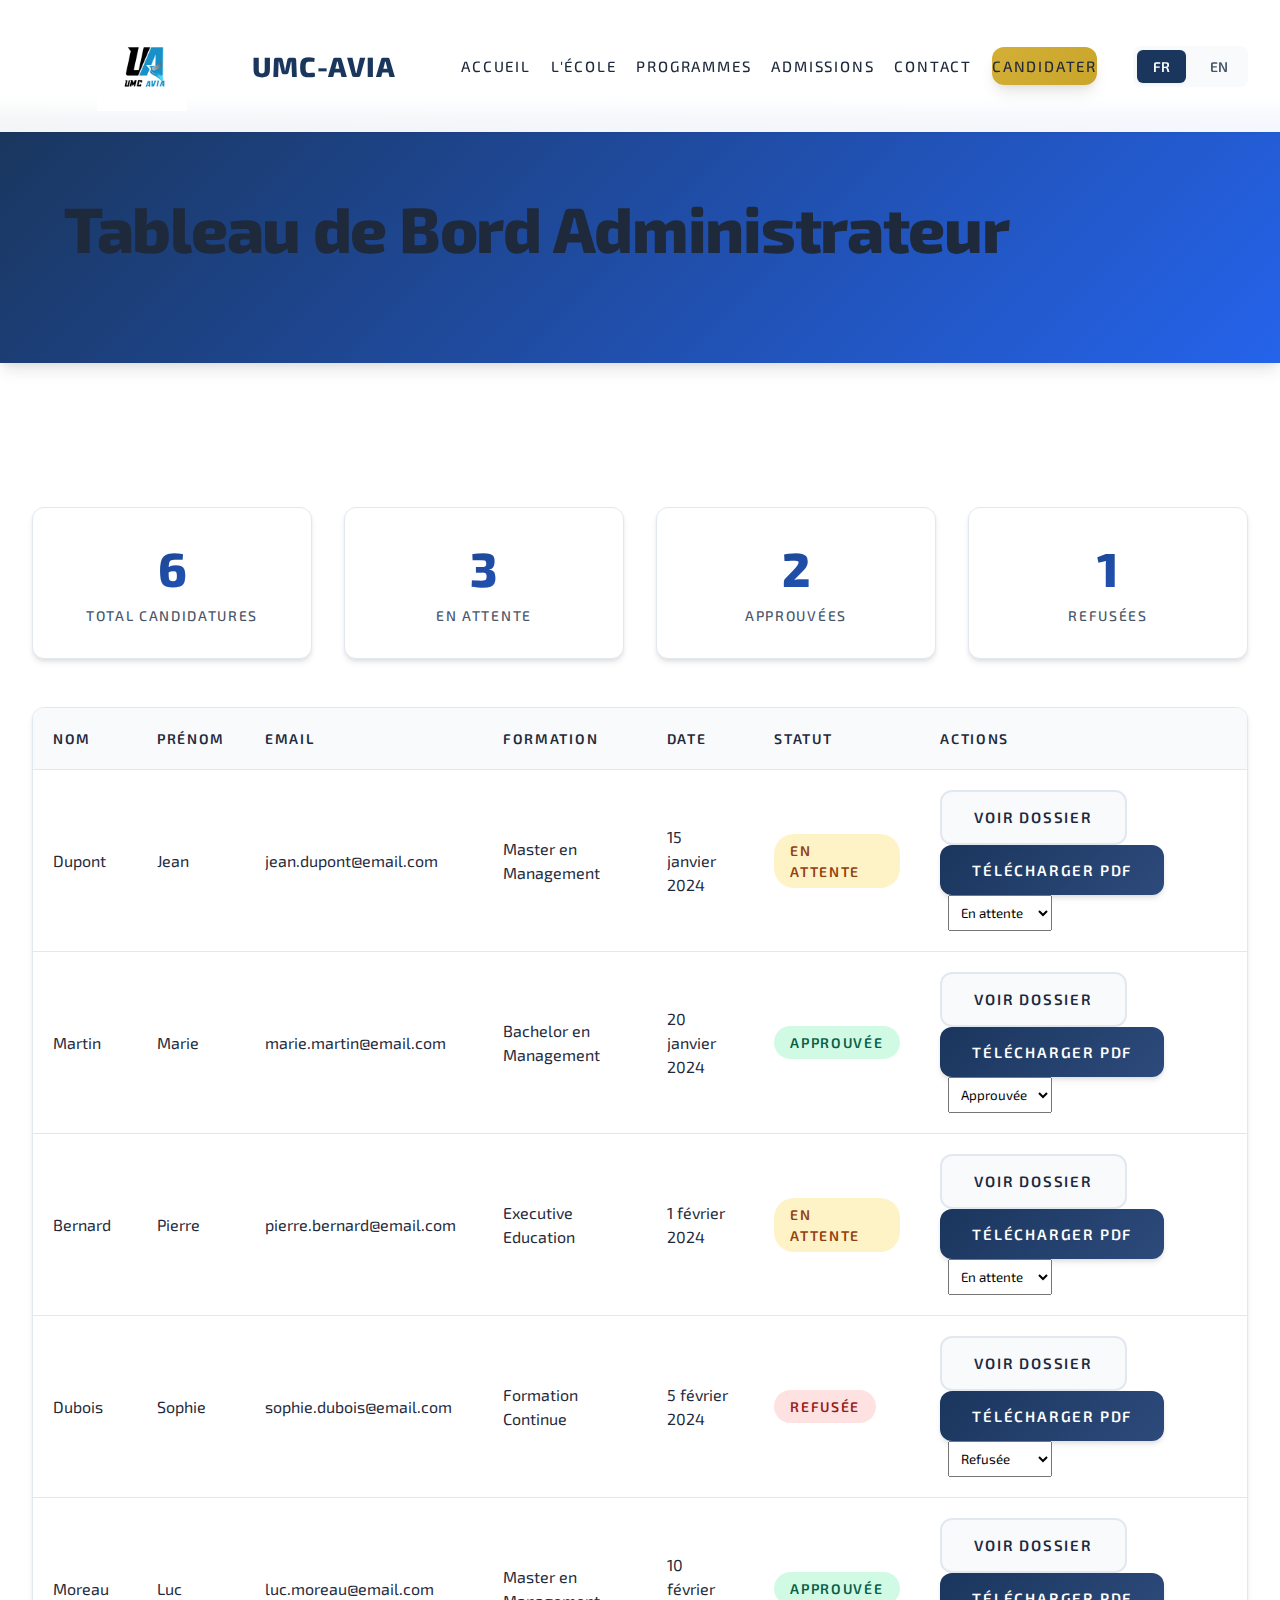
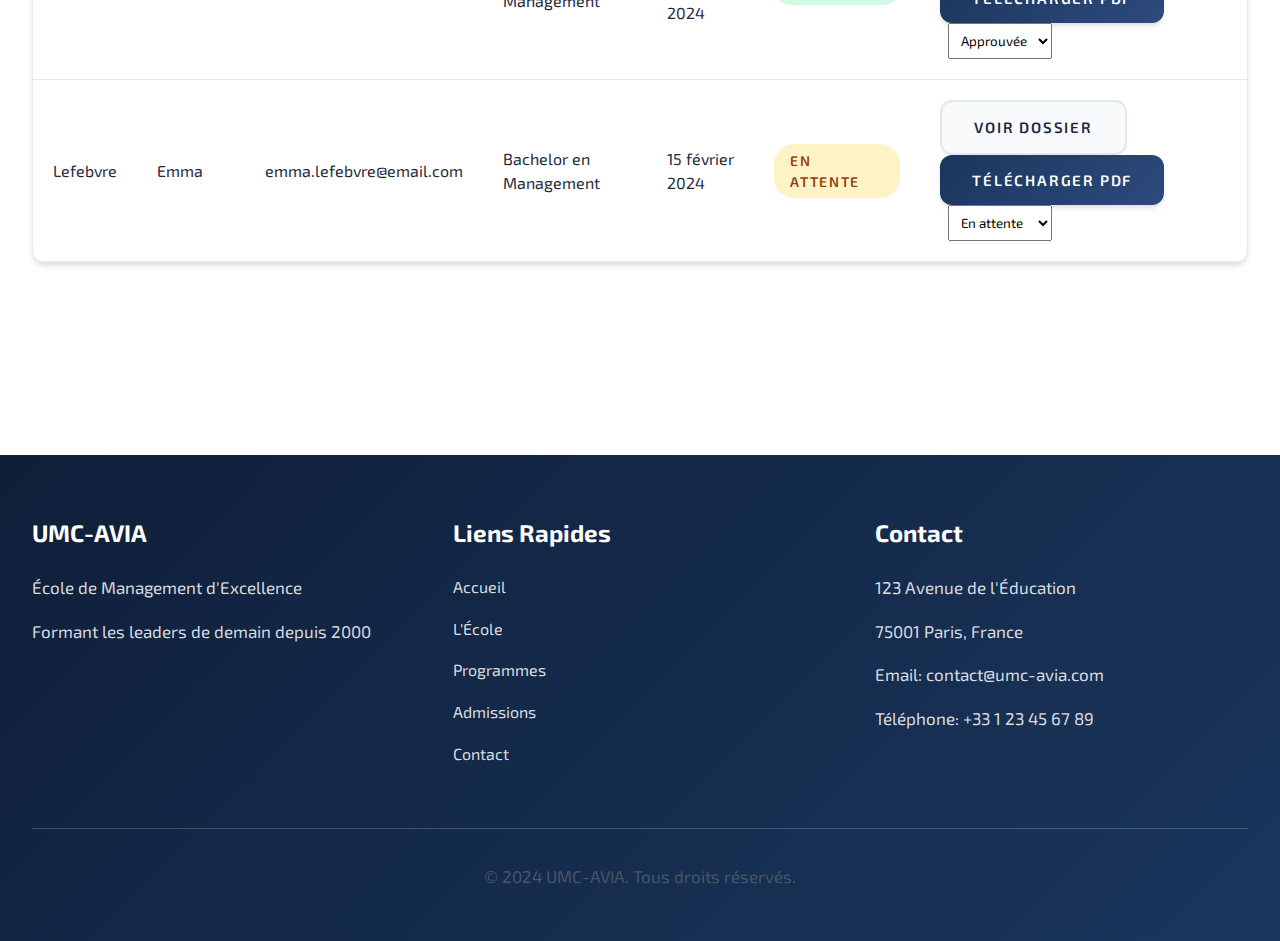
<file: umc-avia/admin.html>
<!DOCTYPE html>
<html lang="fr">
<head>
    <meta charset="UTF-8">
    <meta name="viewport" content="width=device-width, initial-scale=1.0">
    <meta name="description" content="Tableau de bord administrateur UMC-AVIA - Gestion des candidatures">
    <title data-page-title="admin.title">Tableau de Bord - UMC-AVIA</title>
    <link rel="stylesheet" href="style.css">
</head>
<body>
    <a href="#main-content" class="skip-link">Aller au contenu principal</a>
    
    <header>
        <nav>
            <a href="index.html" class="logo">
                <img src="images/umc-avia-logo.png" alt="UMC-AVIA – École d'aviation" class="logo-image">
                <span class="logo-text">UMC-AVIA</span>
            </a>
            <ul class="nav-links">
                <li><a href="index.html" data-translate="nav.home">Accueil</a></li>
                <li><a href="school.html" data-translate="nav.school">L'École</a></li>
                <li><a href="programs.html" data-translate="nav.programs">Programmes</a></li>
                <li><a href="admissions.html" data-translate="nav.admissions">Admissions</a></li>
                <li><a href="contact.html" data-translate="nav.contact">Contact</a></li>
                <li><a href="apply.html" class="cta-button" data-translate="nav.apply">Candidater</a></li>
                <li>
                    <div class="lang-switcher">
                        <button class="lang-btn active" data-lang="fr">FR</button>
                        <button class="lang-btn" data-lang="en">EN</button>
                    </div>
                </li>
            </ul>
            <button class="mobile-menu-toggle" aria-label="Menu">☰</button>
        </nav>
    </header>

    <main id="main-content">
        <div class="admin-header">
            <div class="container">
                <h1 data-translate="admin.h1">Tableau de Bord Administrateur</h1>
            </div>
        </div>

        <section class="section">
            <div class="container">
                <!-- Statistiques -->
                <div class="stats-grid">
                    <div class="stat-card">
                        <div class="number" id="statTotal">0</div>
                        <div class="label" data-translate="admin.stats.total">Total Candidatures</div>
                    </div>
                    <div class="stat-card">
                        <div class="number" id="statPending">0</div>
                        <div class="label" data-translate="admin.stats.pending">En Attente</div>
                    </div>
                    <div class="stat-card">
                        <div class="number" id="statApproved">0</div>
                        <div class="label" data-translate="admin.stats.approved">Approuvées</div>
                    </div>
                    <div class="stat-card">
                        <div class="number" id="statRejected">0</div>
                        <div class="label" data-translate="admin.stats.rejected">Refusées</div>
                    </div>
                </div>

                <!-- Tableau des candidatures -->
                <div class="table-container" style="margin-top: 2rem;">
                    <table>
                        <thead>
                            <tr>
                                <th data-translate="admin.table.name">Nom</th>
                                <th data-translate="admin.table.firstName">Prénom</th>
                                <th data-translate="admin.table.email">Email</th>
                                <th data-translate="admin.table.program">Formation</th>
                                <th data-translate="admin.table.date">Date</th>
                                <th data-translate="admin.table.status">Statut</th>
                                <th data-translate="admin.table.actions">Actions</th>
                            </tr>
                        </thead>
                        <tbody id="applicationsTableBody">
                            <!-- Les candidatures seront chargées dynamiquement -->
                        </tbody>
                    </table>
                </div>
            </div>
        </section>
    </main>

    <footer>
        <div class="footer-content">
            <div class="footer-section">
                <h3>UMC-AVIA</h3>
                <p>École de Management d'Excellence</p>
                <p>Formant les leaders de demain depuis 2000</p>
            </div>
            <div class="footer-section">
                <h3>Liens Rapides</h3>
                <a href="index.html">Accueil</a>
                <a href="school.html">L'École</a>
                <a href="programs.html">Programmes</a>
                <a href="admissions.html">Admissions</a>
                <a href="contact.html">Contact</a>
            </div>
            <div class="footer-section">
                <h3>Contact</h3>
                <p>123 Avenue de l'Éducation</p>
                <p>75001 Paris, France</p>
                <p>Email: contact@umc-avia.com</p>
                <p>Téléphone: +33 1 23 45 67 89</p>
            </div>
        </div>
        <div class="footer-bottom">
            <p>&copy; 2024 UMC-AVIA. Tous droits réservés.</p>
        </div>
    </footer>

    <script src="translations.js"></script>
    <script src="script.js"></script>
    <script src="pdf.js"></script>
    <script src="admin.js"></script>
</body>
</html>
</file>
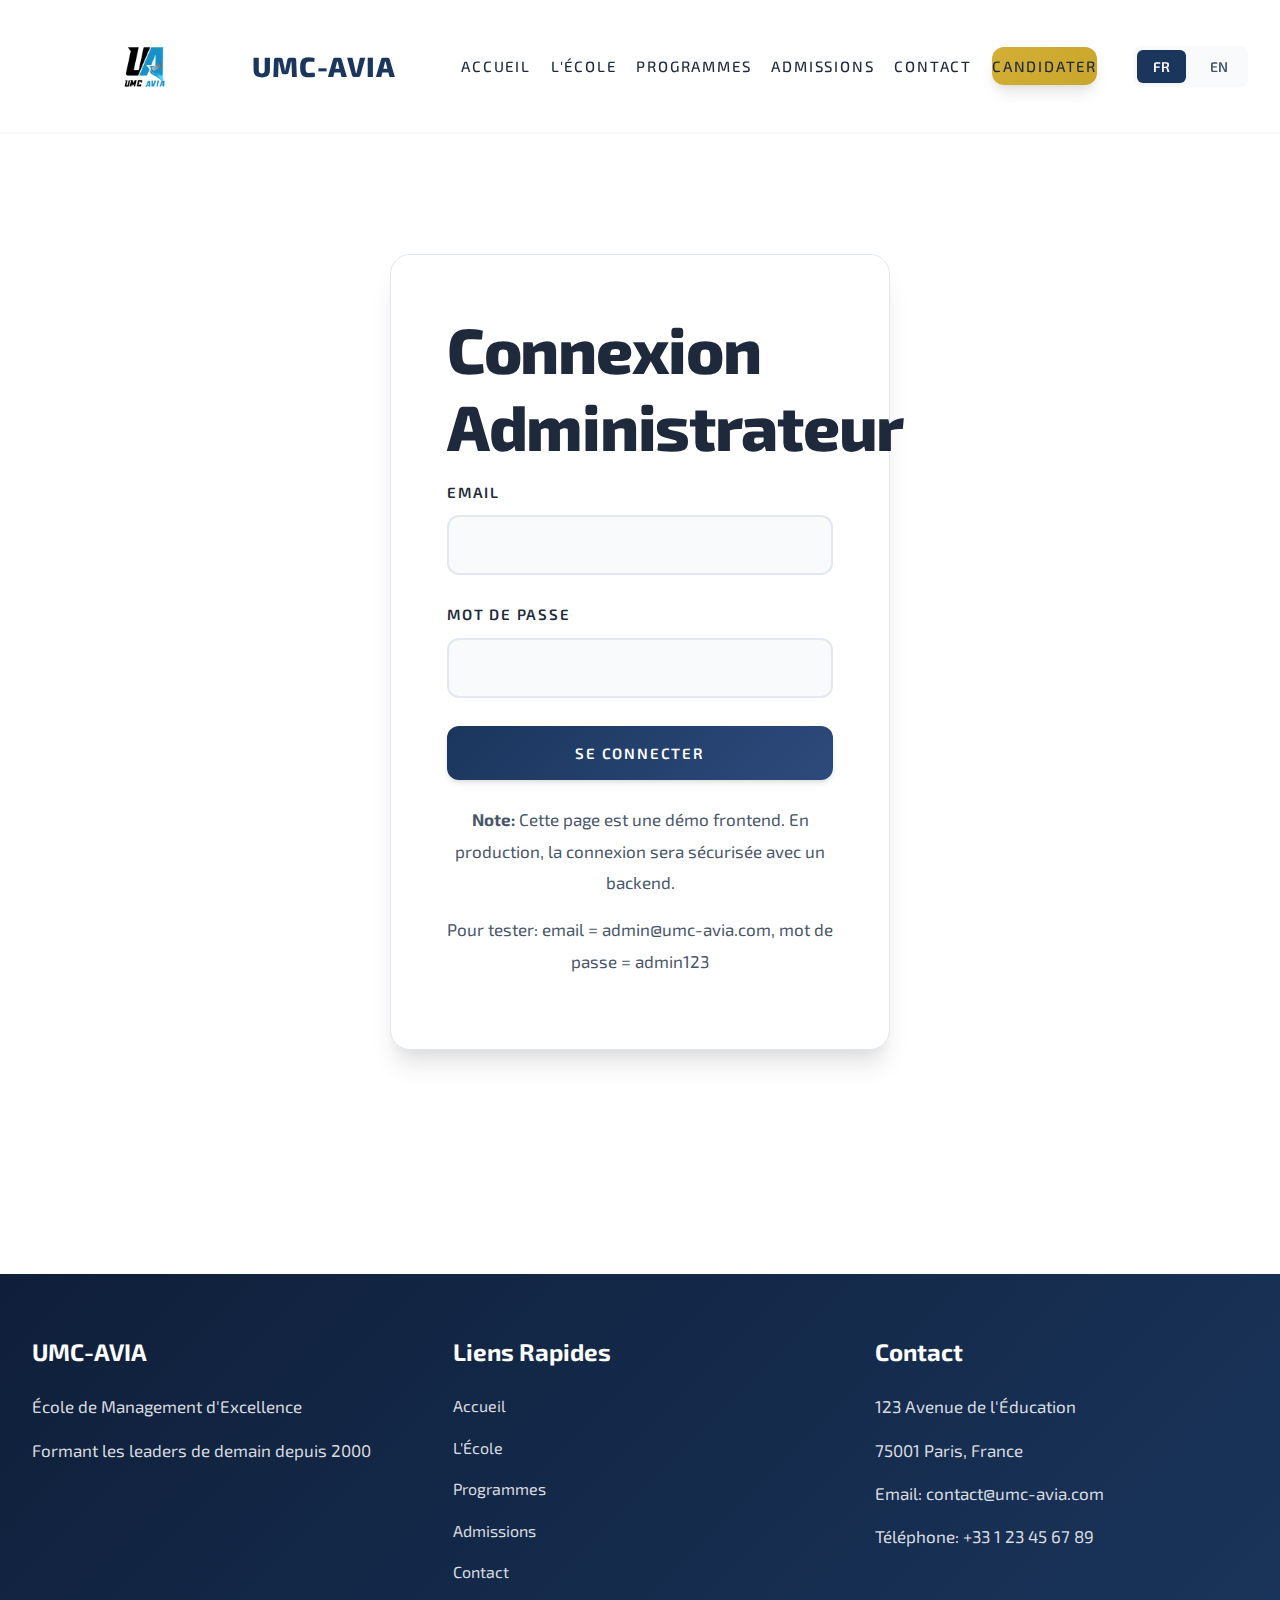
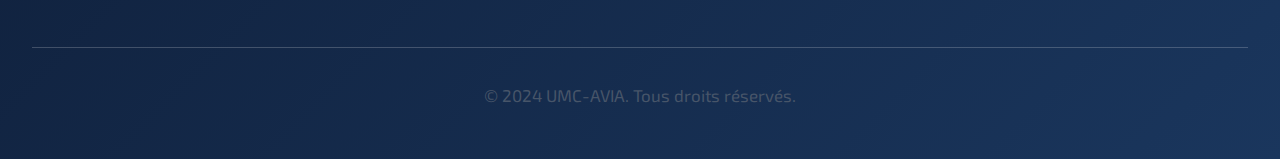
<file: umc-avia/login.html>
<!DOCTYPE html>
<html lang="fr">
<head>
    <meta charset="UTF-8">
    <meta name="viewport" content="width=device-width, initial-scale=1.0">
    <meta name="description" content="Connexion administrateur UMC-AVIA">
    <title data-page-title="login.title">Connexion Admin - UMC-AVIA</title>
    <link rel="stylesheet" href="style.css">
</head>
<body>
    <a href="#main-content" class="skip-link">Aller au contenu principal</a>
    
    <header>
        <nav>
            <a href="index.html" class="logo">
                <img src="images/umc-avia-logo.png" alt="UMC-AVIA – École d'aviation" class="logo-image">
                <span class="logo-text">UMC-AVIA</span>
            </a>
            <ul class="nav-links">
                <li><a href="index.html" data-translate="nav.home">Accueil</a></li>
                <li><a href="school.html" data-translate="nav.school">L'École</a></li>
                <li><a href="programs.html" data-translate="nav.programs">Programmes</a></li>
                <li><a href="admissions.html" data-translate="nav.admissions">Admissions</a></li>
                <li><a href="contact.html" data-translate="nav.contact">Contact</a></li>
                <li><a href="apply.html" class="cta-button" data-translate="nav.apply">Candidater</a></li>
                <li>
                    <div class="lang-switcher">
                        <button class="lang-btn active" data-lang="fr">FR</button>
                        <button class="lang-btn" data-lang="en">EN</button>
                    </div>
                </li>
            </ul>
            <button class="mobile-menu-toggle" aria-label="Menu">☰</button>
        </nav>
    </header>

    <main id="main-content">
        <section class="section">
            <div class="container">
                <div class="form-container" style="max-width: 500px;">
                    <h1 data-translate="login.h1">Connexion Administrateur</h1>
                    <form id="loginForm" onsubmit="handleLogin(event)">
                        <div class="form-group">
                            <label for="loginEmail" data-translate="login.email">Email</label>
                            <input type="email" id="loginEmail" name="email" required autocomplete="email">
                            <span class="error-message"></span>
                        </div>

                        <div class="form-group">
                            <label for="loginPassword" data-translate="login.password">Mot de passe</label>
                            <input type="password" id="loginPassword" name="password" required autocomplete="current-password">
                            <span class="error-message"></span>
                        </div>

                        <div id="loginError" class="alert alert-error" style="display: none;">
                            <span data-translate="login.error">Email ou mot de passe incorrect</span>
                        </div>

                        <button type="submit" class="btn btn-primary" style="width: 100%; padding: 1rem;" data-translate="login.submit">Se connecter</button>
                    </form>

                    <div style="margin-top: 1.5rem; text-align: center; color: var(--text-light); font-size: 0.875rem;">
                        <p><strong>Note:</strong> Cette page est une démo frontend. En production, la connexion sera sécurisée avec un backend.</p>
                        <p style="margin-top: 0.5rem;">Pour tester: email = admin@umc-avia.com, mot de passe = admin123</p>
                    </div>
                </div>
            </div>
        </section>
    </main>

    <footer>
        <div class="footer-content">
            <div class="footer-section">
                <h3>UMC-AVIA</h3>
                <p>École de Management d'Excellence</p>
                <p>Formant les leaders de demain depuis 2000</p>
            </div>
            <div class="footer-section">
                <h3>Liens Rapides</h3>
                <a href="index.html">Accueil</a>
                <a href="school.html">L'École</a>
                <a href="programs.html">Programmes</a>
                <a href="admissions.html">Admissions</a>
                <a href="contact.html">Contact</a>
            </div>
            <div class="footer-section">
                <h3>Contact</h3>
                <p>123 Avenue de l'Éducation</p>
                <p>75001 Paris, France</p>
                <p>Email: contact@umc-avia.com</p>
                <p>Téléphone: +33 1 23 45 67 89</p>
            </div>
        </div>
        <div class="footer-bottom">
            <p>&copy; 2024 UMC-AVIA. Tous droits réservés.</p>
        </div>
    </footer>

    <script src="translations.js"></script>
    <script src="script.js"></script>
    <script>
        function handleLogin(event) {
            event.preventDefault();
            
            const email = document.getElementById('loginEmail').value;
            const password = document.getElementById('loginPassword').value;
            const errorDiv = document.getElementById('loginError');
            
            // Validation mock (sera remplacé par un appel backend)
            // Pour la démo, on accepte admin@umc-avia.com / admin123
            if (email === 'admin@umc-avia.com' && password === 'admin123') {
                // Connexion réussie
                localStorage.setItem('umc-avia-admin-logged', 'true');
                window.location.href = 'admin.html';
            } else {
                // Erreur de connexion
                errorDiv.style.display = 'block';
                setTimeout(() => {
                    errorDiv.style.display = 'none';
                }, 5000);
            }
        }

        // Vérifier si déjà connecté
        document.addEventListener('DOMContentLoaded', () => {
            if (localStorage.getItem('umc-avia-admin-logged') === 'true') {
                // Rediriger vers admin si déjà connecté
                if (!window.location.pathname.includes('admin.html')) {
                    window.location.href = 'admin.html';
                }
            }
        });
    </script>
</body>
</html>
</file>
<file: umc-avia/style.css>
/* ============================================
   UMC-AVIA - Styles Principaux Modernisés
   École de Management - Design Premium
   ============================================ */

/* Import Google Fonts - Exo 2 : Police moderne, technologique et aéronautique
   Parfaite pour une école d'aviation : design futuriste, lisible et professionnel */
@import url('https://fonts.googleapis.com/css2?family=Exo+2:wght@300;400;500;600;700;800;900&display=swap');

/* Variables CSS - Palette moderne et harmonieuse */
:root {
    /* Typographie - Police centralisée */
    --font-family: 'Exo 2', -apple-system, BlinkMacSystemFont, 'Segoe UI', sans-serif;
    --font-weight-light: 300;
    --font-weight-normal: 400;
    --font-weight-medium: 500;
    --font-weight-semibold: 600;
    --font-weight-bold: 700;
    --font-weight-extrabold: 800;
    --font-weight-black: 900;
    
    /* Letter spacing optimisé pour lisibilité - Exo 2 */
    --letter-spacing-tight: -0.02em;      /* Pour les grands titres */
    --letter-spacing-normal: 0;           /* Par défaut */
    --letter-spacing-wide: 0.03em;        /* Pour le logo et éléments importants */
    --letter-spacing-wider: 0.06em;       /* Pour mobile */
    --letter-spacing-uppercase: 0.12em;   /* Pour texte en majuscules */
    
    /* Line height optimisé pour Exo 2 - lisibilité desktop et mobile */
    --line-height-tight: 1.2;             /* Titres */
    --line-height-normal: 1.5;            /* Texte court */
    --line-height-relaxed: 1.7;           /* Paragraphes desktop */
    --line-height-loose: 1.85;            /* Paragraphes mobile - meilleure lisibilité */
    
    /* Couleurs principales - Bleu professionnel et or élégant */
    --primary-color: #1a365d;
    --primary-dark: #0f1f3a;
    --primary-light: #2d4a7c;
    --secondary-color: #2563eb;
    --accent-color: #d4af37;
    --accent-light: #f4e4a6;
    
    /* Couleurs de texte */
    --text-dark: #1e293b;
    --text-medium: #475569;
    --text-light: #64748b;
    --text-white: #ffffff;
    
    /* Arrière-plans */
    --bg-white: #ffffff;
    --bg-light: #f8fafc;
    --bg-gray: #f1f5f9;
    --bg-gradient: linear-gradient(135deg, #1a365d 0%, #2563eb 100%);
    
    /* Bordures et ombres */
    --border-color: #e2e8f0;
    --border-radius: 12px;
    --border-radius-lg: 20px;
    --shadow-sm: 0 1px 3px rgba(0, 0, 0, 0.05);
    --shadow: 0 4px 6px -1px rgba(0, 0, 0, 0.1), 0 2px 4px -1px rgba(0, 0, 0, 0.06);
    --shadow-md: 0 10px 15px -3px rgba(0, 0, 0, 0.1), 0 4px 6px -2px rgba(0, 0, 0, 0.05);
    --shadow-lg: 0 20px 25px -5px rgba(0, 0, 0, 0.1), 0 10px 10px -5px rgba(0, 0, 0, 0.04);
    --shadow-hover: 0 25px 50px -12px rgba(0, 0, 0, 0.25);
    
    /* États */
    --success-color: #10b981;
    --error-color: #ef4444;
    --warning-color: #f59e0b;
    --info-color: #3b82f6;
    
    /* Transitions */
    --transition: all 0.3s cubic-bezier(0.4, 0, 0.2, 1);
    --transition-fast: all 0.15s ease;
    --transition-slow: all 0.5s ease;
}

/* Reset & Base */
* {
    margin: 0;
    padding: 0;
    box-sizing: border-box;
}

html {
    scroll-behavior: smooth;
    font-size: 16px;
}

body {
    font-family: var(--font-family);
    font-weight: var(--font-weight-normal);
    line-height: var(--line-height-relaxed);
    color: var(--text-dark);
    background-color: var(--bg-white);
    overflow-x: hidden;
    -webkit-font-smoothing: antialiased;
    -moz-osx-font-smoothing: grayscale;
    letter-spacing: var(--letter-spacing-normal);
}

/* Application globale de la police Exo 2 à tous les éléments */
*, *::before, *::after {
    font-family: var(--font-family);
}

/* Typographie unifiée avec Exo 2 */
h1, h2, h3, h4, h5, h6 {
    font-family: var(--font-family);
    font-weight: var(--font-weight-bold);
    line-height: var(--line-height-tight);
    margin-bottom: 1rem;
    color: var(--text-dark);
    letter-spacing: var(--letter-spacing-tight);
}

h1 {
    font-size: clamp(2.5rem, 5vw, 4rem);
    font-weight: var(--font-weight-extrabold);
    letter-spacing: var(--letter-spacing-tight);
}

h2 {
    font-size: clamp(2rem, 4vw, 3rem);
    font-weight: var(--font-weight-bold);
    letter-spacing: var(--letter-spacing-tight);
}

h3 {
    font-size: clamp(1.5rem, 3vw, 2rem);
    font-weight: var(--font-weight-semibold);
    letter-spacing: var(--letter-spacing-normal);
}

h4, h5, h6 {
    font-weight: var(--font-weight-semibold);
    letter-spacing: var(--letter-spacing-normal);
}

p {
    font-family: var(--font-family);
    font-weight: var(--font-weight-normal);
    margin-bottom: 1rem;
    color: var(--text-medium);
    font-size: 1.0625rem;
    line-height: var(--line-height-loose);
    letter-spacing: var(--letter-spacing-normal);
}

a {
    text-decoration: none;
    color: var(--secondary-color);
    transition: var(--transition);
}

a:hover {
    color: var(--accent-color);
}

/* Listes */
ul, ol {
    font-family: var(--font-family);
    font-weight: var(--font-weight-normal);
    letter-spacing: var(--letter-spacing-normal);
    line-height: var(--line-height-relaxed);
}

li {
    font-family: var(--font-family);
    font-weight: var(--font-weight-normal);
    letter-spacing: var(--letter-spacing-normal);
    line-height: var(--line-height-relaxed);
}

/* Header & Navigation */
header {
    background-color: var(--bg-white);
    box-shadow: var(--shadow-sm);
    position: fixed;
    top: 0;
    width: 100%;
    z-index: 1000;
    padding: 1rem 0;
    backdrop-filter: blur(10px);
    background: rgba(255, 255, 255, 0.95);
}

nav {
    max-width: 1400px;
    margin: 0 auto;
    display: flex;
    justify-content: space-between;
    align-items: center;
    padding: 0 2rem;
    min-height: 100px; /* Hauteur ajustée pour logo agrandi */
}

/* Logo professionnel avec image */
.logo {
    font-family: var(--font-family);
    display: flex;
    align-items: center;
    gap: 0; /* Aucun espace entre logo et texte */
    transition: var(--transition);
    text-decoration: none;
    min-height: 90px; /* Hauteur minimale ajustée pour logo agrandi */
    align-items: center;
}

.logo:hover {
    transform: translateY(-2px);
}

.logo-image {
    height: auto; /* Conserve strictement les proportions */
    width: auto;
    max-height: 90px; /* Logo agrandi - desktop */
    max-width: 280px; /* Largeur maximale agrandie */
    min-width: 220px; /* Largeur minimale agrandie */
    object-fit: contain;
    display: block;
    transition: var(--transition);
    /* Préserve les proportions du logo - aucune déformation */
}

.logo:hover .logo-image {
    transform: scale(1.05);
    filter: brightness(1.1);
}

.logo-text {
    font-size: 1.75rem;
    font-weight: var(--font-weight-extrabold);
    color: var(--primary-color);
    letter-spacing: var(--letter-spacing-wide);
    text-transform: uppercase;
    transition: var(--transition);
    display: block;
    white-space: nowrap; /* Évite le retour à la ligne */
    line-height: 1;
}

.logo:hover .logo-text {
    color: var(--secondary-color);
}

/* Fallback si le logo n'est pas chargé - affiche le texte uniquement */
.logo-image[src=""],
.logo-image:not([src]) {
    display: none;
}

.logo:has(.logo-image[src=""]) .logo-text::before,
.logo:has(.logo-image:not([src])) .logo-text::before {
    content: '';
    display: inline-block;
    width: 45px;
    height: 45px;
    background: linear-gradient(135deg, var(--primary-color) 0%, var(--secondary-color) 100%);
    border-radius: 10px;
    margin-right: 0.75rem;
    vertical-align: middle;
}

.nav-links {
    display: flex;
    list-style: none;
    gap: 1.25rem; /* Espace réduit entre les éléments de navigation */
    align-items: center;
}

.nav-links a {
    font-family: var(--font-family);
    color: var(--text-dark);
    font-weight: var(--font-weight-medium);
    font-size: 0.9375rem;
    padding: 0.5rem 0;
    position: relative;
    text-transform: uppercase;
    letter-spacing: var(--letter-spacing-uppercase);
    line-height: var(--line-height-normal);
}

.nav-links a::after {
    content: '';
    position: absolute;
    bottom: 0;
    left: 0;
    width: 0;
    height: 2px;
    background: linear-gradient(90deg, var(--accent-color), var(--secondary-color));
    transition: var(--transition);
    border-radius: 2px;
}

.nav-links a:hover::after {
    width: 100%;
}

.lang-switcher {
    display: flex;
    gap: 0.5rem;
    margin-left: 1rem;
    background: var(--bg-light);
    padding: 0.25rem;
    border-radius: 8px;
}

.lang-btn {
    font-family: var(--font-family);
    padding: 0.5rem 1rem;
    border: none;
    background: transparent;
    color: var(--text-medium);
    cursor: pointer;
    border-radius: 6px;
    font-weight: var(--font-weight-semibold);
    font-size: 0.875rem;
    letter-spacing: var(--letter-spacing-normal);
    transition: var(--transition);
}

.lang-btn.active {
    background: var(--primary-color);
    color: var(--text-white);
    box-shadow: var(--shadow-sm);
}

.lang-btn:hover:not(.active) {
    background: var(--bg-gray);
    color: var(--text-dark);
}

.mobile-menu-toggle {
    font-family: var(--font-family);
    display: none;
    background: none;
    border: none;
    font-size: 1.75rem;
    cursor: pointer;
    color: var(--primary-color);
    padding: 0.5rem;
    transition: var(--transition);
    font-weight: var(--font-weight-bold);
}

.mobile-menu-toggle:hover {
    transform: scale(1.1);
}

/* Main Content */
main {
    margin-top: 110px; /* Ajusté pour header avec logo agrandi */
    min-height: calc(100vh - 200px);
}

.container {
    max-width: 1400px;
    margin: 0 auto;
    padding: 2rem;
}

.section {
    padding: 5rem 0;
}

.section-title {
    text-align: center;
    margin-bottom: 4rem;
}

.section-title h2 {
    position: relative;
    display: inline-block;
    padding-bottom: 1.5rem;
}

.section-title h2::after {
    content: '';
    position: absolute;
    bottom: 0;
    left: 50%;
    transform: translateX(-50%);
    width: 80px;
    height: 4px;
    background: linear-gradient(90deg, var(--accent-color), var(--secondary-color));
    border-radius: 2px;
}

.section-title p {
    font-family: var(--font-family);
    font-size: 1.25rem;
    color: var(--text-light);
    margin-top: 1rem;
    font-weight: var(--font-weight-normal);
    letter-spacing: var(--letter-spacing-normal);
    line-height: var(--line-height-relaxed);
}

/* Hero Section avec image de fond */
.hero {
    background: var(--bg-gradient);
    color: var(--text-white);
    padding: 8rem 2rem;
    text-align: center;
    position: relative;
    overflow: hidden;
}

.hero::before {
    content: '';
    position: absolute;
    top: 0;
    left: 0;
    right: 0;
    bottom: 0;
    background: url('https://images.unsplash.com/photo-1523050854058-8df90110c9f1?w=1920&q=80') center/cover;
    opacity: 0.15;
    z-index: 0;
}

.hero .container {
    position: relative;
    z-index: 1;
}

.hero h1 {
    font-family: var(--font-family);
    color: var(--text-white);
    font-size: clamp(2.5rem, 6vw, 4.5rem);
    margin-bottom: 1.5rem;
    font-weight: var(--font-weight-extrabold);
    letter-spacing: var(--letter-spacing-tight);
    text-shadow: 0 2px 20px rgba(0, 0, 0, 0.3);
    animation: fadeInUp 0.8s ease;
}

.hero p {
    font-family: var(--font-family);
    color: rgba(255, 255, 255, 0.95);
    font-size: clamp(1.1rem, 2vw, 1.5rem);
    max-width: 800px;
    margin: 0 auto 2.5rem;
    font-weight: var(--font-weight-normal);
    letter-spacing: var(--letter-spacing-normal);
    line-height: var(--line-height-relaxed);
    text-shadow: 0 1px 10px rgba(0, 0, 0, 0.2);
    animation: fadeInUp 1s ease;
}

.hero-image {
    width: 100%;
    max-width: 1200px;
    height: 400px;
    object-fit: cover;
    border-radius: var(--border-radius-lg);
    margin: 2rem auto;
    box-shadow: var(--shadow-lg);
    display: block;
}

/* Boutons CTA modernes */
.cta-button {
    font-family: var(--font-family);
    display: inline-block;
    padding: 1.125rem 2.5rem;
    background: linear-gradient(135deg, var(--accent-color) 0%, #c9a52a 100%);
    color: var(--text-white);
    border-radius: var(--border-radius);
    font-weight: var(--font-weight-semibold);
    font-size: 1.0625rem;
    transition: var(--transition);
    border: none;
    cursor: pointer;
    box-shadow: var(--shadow-md);
    text-transform: uppercase;
    letter-spacing: var(--letter-spacing-uppercase);
    line-height: var(--line-height-normal);
    animation: fadeInUp 1.2s ease;
}

.cta-button:hover {
    transform: translateY(-3px);
    box-shadow: var(--shadow-hover);
    background: linear-gradient(135deg, #e5c048 0%, var(--accent-color) 100%);
}

.cta-button:active {
    transform: translateY(-1px);
}

/* Cards modernes avec effet hover */
.card-grid {
    display: grid;
    grid-template-columns: repeat(auto-fit, minmax(300px, 1fr));
    gap: 2rem;
    margin-top: 2rem;
}

.card {
    background: var(--bg-white);
    border-radius: var(--border-radius);
    padding: 2.5rem;
    box-shadow: var(--shadow);
    transition: var(--transition);
    border: 1px solid var(--border-color);
    position: relative;
    overflow: hidden;
}

.card::before {
    content: '';
    position: absolute;
    top: 0;
    left: 0;
    width: 100%;
    height: 4px;
    background: linear-gradient(90deg, var(--accent-color), var(--secondary-color));
    transform: scaleX(0);
    transform-origin: left;
    transition: var(--transition);
}

.card:hover::before {
    transform: scaleX(1);
}

.card:hover {
    transform: translateY(-8px);
    box-shadow: var(--shadow-lg);
    border-color: var(--secondary-color);
}

.card-icon {
    font-size: 3.5rem;
    margin-bottom: 1.5rem;
    display: inline-block;
    transition: var(--transition);
}

.card:hover .card-icon {
    transform: scale(1.1) rotate(5deg);
}

.card h3 {
    font-family: var(--font-family);
    margin-bottom: 1rem;
    color: var(--primary-color);
    font-weight: var(--font-weight-semibold);
    letter-spacing: var(--letter-spacing-normal);
}

.card p {
    font-family: var(--font-family);
    color: var(--text-medium);
    line-height: var(--line-height-loose);
    font-weight: var(--font-weight-normal);
    letter-spacing: var(--letter-spacing-normal);
}

/* Images dans les sections */
.section-image {
    width: 100%;
    height: 400px;
    object-fit: cover;
    border-radius: var(--border-radius-lg);
    margin: 2rem 0;
    box-shadow: var(--shadow-lg);
    transition: var(--transition);
}

.section-image:hover {
    transform: scale(1.02);
    box-shadow: var(--shadow-hover);
}

.image-container {
    position: relative;
    overflow: hidden;
    border-radius: var(--border-radius-lg);
    margin: 2rem 0;
}

.image-container img {
    width: 100%;
    height: 100%;
    object-fit: cover;
    transition: var(--transition-slow);
}

.image-container:hover img {
    transform: scale(1.1);
}

/* Forms modernisés */
.form-container {
    max-width: 900px;
    margin: 2rem auto;
    background: var(--bg-white);
    padding: 3.5rem;
    border-radius: var(--border-radius-lg);
    box-shadow: var(--shadow-lg);
    border: 1px solid var(--border-color);
}

.form-group {
    margin-bottom: 1.75rem;
}

.form-group label {
    font-family: var(--font-family);
    display: block;
    margin-bottom: 0.75rem;
    font-weight: var(--font-weight-semibold);
    color: var(--text-dark);
    font-size: 0.9375rem;
    text-transform: uppercase;
    letter-spacing: var(--letter-spacing-uppercase);
    line-height: var(--line-height-normal);
}

.form-group input,
.form-group select,
.form-group textarea {
    font-family: var(--font-family);
    width: 100%;
    padding: 1rem 1.25rem;
    border: 2px solid var(--border-color);
    border-radius: var(--border-radius);
    font-size: 1rem;
    font-weight: var(--font-weight-normal);
    letter-spacing: var(--letter-spacing-normal);
    line-height: var(--line-height-normal);
    transition: var(--transition);
    background: var(--bg-light);
    color: var(--text-dark);
}

.form-group input:focus,
.form-group select:focus,
.form-group textarea:focus {
    outline: none;
    border-color: var(--secondary-color);
    background: var(--bg-white);
    box-shadow: 0 0 0 4px rgba(37, 99, 235, 0.1);
}

.form-group textarea {
    resize: vertical;
    min-height: 140px;
    font-family: inherit;
}

.form-group .error-message {
    font-family: var(--font-family);
    color: var(--error-color);
    font-size: 0.875rem;
    margin-top: 0.5rem;
    display: none;
    font-weight: var(--font-weight-medium);
    letter-spacing: var(--letter-spacing-normal);
    line-height: var(--line-height-normal);
}

.form-group.error input,
.form-group.error select,
.form-group.error textarea {
    border-color: var(--error-color);
    background: #fef2f2;
}

.form-group.error .error-message {
    display: block;
}

.file-upload {
    position: relative;
    display: inline-block;
    width: 100%;
}

.file-upload input[type="file"] {
    position: absolute;
    opacity: 0;
    width: 100%;
    height: 100%;
    cursor: pointer;
}

.file-upload-label {
    font-family: var(--font-family);
    display: block;
    padding: 2rem;
    border: 2px dashed var(--border-color);
    border-radius: var(--border-radius);
    text-align: center;
    cursor: pointer;
    transition: var(--transition);
    background: var(--bg-light);
    font-weight: var(--font-weight-medium);
    letter-spacing: var(--letter-spacing-normal);
    line-height: var(--line-height-normal);
}

.file-upload-label:hover {
    border-color: var(--secondary-color);
    background: var(--bg-gray);
    transform: translateY(-2px);
}

/* Buttons stylisés */
.btn {
    font-family: var(--font-family);
    padding: 0.875rem 2rem;
    border: none;
    border-radius: var(--border-radius);
    font-size: 0.9375rem;
    font-weight: var(--font-weight-semibold);
    cursor: pointer;
    transition: var(--transition);
    display: inline-block;
    text-transform: uppercase;
    letter-spacing: var(--letter-spacing-uppercase);
    line-height: var(--line-height-normal);
}

.btn-primary {
    background: linear-gradient(135deg, var(--primary-color) 0%, var(--primary-light) 100%);
    color: var(--text-white);
    box-shadow: var(--shadow);
}

.btn-primary:hover {
    background: linear-gradient(135deg, var(--primary-light) 0%, var(--secondary-color) 100%);
    transform: translateY(-2px);
    box-shadow: var(--shadow-md);
}

.btn-secondary {
    background: var(--bg-light);
    color: var(--text-dark);
    border: 2px solid var(--border-color);
}

.btn-secondary:hover {
    background: var(--bg-gray);
    border-color: var(--text-medium);
    transform: translateY(-2px);
}

.btn-success {
    background: linear-gradient(135deg, var(--success-color) 0%, #059669 100%);
    color: var(--text-white);
    box-shadow: var(--shadow);
}

.btn-success:hover {
    transform: translateY(-2px);
    box-shadow: var(--shadow-md);
}

.btn-danger {
    background: linear-gradient(135deg, var(--error-color) 0%, #dc2626 100%);
    color: var(--text-white);
    box-shadow: var(--shadow);
}

.btn-danger:hover {
    transform: translateY(-2px);
    box-shadow: var(--shadow-md);
}

/* Admin Dashboard */
.admin-header {
    font-family: var(--font-family);
    background: var(--bg-gradient);
    color: var(--text-white);
    padding: 3rem 2rem;
    margin-bottom: 2rem;
    box-shadow: var(--shadow-md);
}

.admin-header h1 {
    font-family: var(--font-family);
    font-weight: var(--font-weight-extrabold);
    letter-spacing: var(--letter-spacing-tight);
    line-height: var(--line-height-tight);
}

.stats-grid {
    display: grid;
    grid-template-columns: repeat(auto-fit, minmax(220px, 1fr));
    gap: 2rem;
    margin-bottom: 3rem;
}

.stat-card {
    background: var(--bg-white);
    padding: 2rem;
    border-radius: var(--border-radius);
    box-shadow: var(--shadow);
    text-align: center;
    border: 1px solid var(--border-color);
    transition: var(--transition);
}

.stat-card:hover {
    transform: translateY(-5px);
    box-shadow: var(--shadow-lg);
}

.stat-card .number {
    font-family: var(--font-family);
    font-size: 3rem;
    font-weight: var(--font-weight-extrabold);
    background: linear-gradient(135deg, var(--primary-color), var(--secondary-color));
    -webkit-background-clip: text;
    -webkit-text-fill-color: transparent;
    background-clip: text;
    margin-bottom: 0.5rem;
    letter-spacing: var(--letter-spacing-tight);
    line-height: var(--line-height-tight);
}

.stat-card .label {
    font-family: var(--font-family);
    color: var(--text-medium);
    margin-top: 0.5rem;
    font-weight: var(--font-weight-medium);
    text-transform: uppercase;
    letter-spacing: var(--letter-spacing-uppercase);
    font-size: 0.875rem;
    line-height: var(--line-height-normal);
}

.table-container {
    background: var(--bg-white);
    border-radius: var(--border-radius);
    box-shadow: var(--shadow);
    overflow-x: auto;
    border: 1px solid var(--border-color);
}

table {
    width: 100%;
    border-collapse: collapse;
}

table th,
table td {
    font-family: var(--font-family);
    padding: 1.25rem;
    text-align: left;
    border-bottom: 1px solid var(--border-color);
    letter-spacing: var(--letter-spacing-normal);
    line-height: var(--line-height-normal);
}

table th {
    font-family: var(--font-family);
    background-color: var(--bg-light);
    font-weight: var(--font-weight-semibold);
    color: var(--text-dark);
    text-transform: uppercase;
    letter-spacing: var(--letter-spacing-uppercase);
    font-size: 0.875rem;
    line-height: var(--line-height-normal);
}

table tr:hover {
    background-color: var(--bg-light);
}

.status-badge {
    font-family: var(--font-family);
    display: inline-block;
    padding: 0.375rem 1rem;
    border-radius: 20px;
    font-size: 0.875rem;
    font-weight: var(--font-weight-semibold);
    text-transform: uppercase;
    letter-spacing: var(--letter-spacing-uppercase);
    line-height: var(--line-height-normal);
}

.status-pending {
    background-color: #fef3c7;
    color: #92400e;
}

.status-approved {
    background-color: #d1fae5;
    color: #065f46;
}

.status-rejected {
    background-color: #fee2e2;
    color: #991b1b;
}

/* Footer moderne */
footer {
    background: linear-gradient(135deg, var(--primary-dark) 0%, var(--primary-color) 100%);
    color: var(--text-white);
    padding: 4rem 2rem 2rem;
    margin-top: 5rem;
}

.footer-content {
    max-width: 1400px;
    margin: 0 auto;
    display: grid;
    grid-template-columns: repeat(auto-fit, minmax(250px, 1fr));
    gap: 3rem;
    margin-bottom: 3rem;
}

.footer-section h3 {
    font-family: var(--font-family);
    color: var(--text-white);
    margin-bottom: 1.5rem;
    font-size: 1.5rem;
    font-weight: var(--font-weight-bold);
    letter-spacing: var(--letter-spacing-normal);
    line-height: var(--line-height-tight);
}

.footer-section p,
.footer-section a {
    font-family: var(--font-family);
    color: rgba(255, 255, 255, 0.85);
    margin-bottom: 0.75rem;
    display: block;
    transition: var(--transition);
    line-height: var(--line-height-loose);
    font-weight: var(--font-weight-normal);
    letter-spacing: var(--letter-spacing-normal);
}

.footer-section a:hover {
    color: var(--accent-color);
    transform: translateX(5px);
}

.footer-bottom {
    font-family: var(--font-family);
    text-align: center;
    padding-top: 2rem;
    border-top: 1px solid rgba(255, 255, 255, 0.2);
    color: rgba(255, 255, 255, 0.7);
    font-weight: var(--font-weight-normal);
    letter-spacing: var(--letter-spacing-normal);
    line-height: var(--line-height-normal);
}

.footer-bottom p {
    font-family: var(--font-family);
    font-weight: var(--font-weight-normal);
    letter-spacing: var(--letter-spacing-normal);
}

/* Alerts */
.alert {
    font-family: var(--font-family);
    padding: 1.25rem 1.5rem;
    border-radius: var(--border-radius);
    margin-bottom: 1.5rem;
    border-left: 4px solid;
    font-weight: var(--font-weight-medium);
    letter-spacing: var(--letter-spacing-normal);
    line-height: var(--line-height-relaxed);
}

.alert-success {
    background-color: #d1fae5;
    color: #065f46;
    border-color: var(--success-color);
}

.alert-error {
    background-color: #fee2e2;
    color: #991b1b;
    border-color: var(--error-color);
}

.alert-info {
    background-color: #dbeafe;
    color: #1e40af;
    border-color: var(--info-color);
}

/* Animations */
@keyframes fadeInUp {
    from {
        opacity: 0;
        transform: translateY(30px);
    }
    to {
        opacity: 1;
        transform: translateY(0);
    }
}

/* Responsive Design */
@media (max-width: 1024px) {
    .container {
        padding: 1.5rem;
    }
    
    .section {
        padding: 4rem 0;
    }
    
    .card-grid {
        grid-template-columns: repeat(auto-fit, minmax(280px, 1fr));
        gap: 1.5rem;
    }
    
    /* Logo responsive - tablette */
    .logo {
        min-height: 75px;
    }
    
    .logo-image {
        max-height: 75px; /* Taille adaptée pour tablette */
        max-width: 260px;
        min-width: 200px;
    }
    
    .logo-text {
        font-size: 1.5rem;
    }
}

@media (max-width: 768px) {
    .mobile-menu-toggle {
        display: block;
    }

    .nav-links {
        position: fixed;
        top: 110px; /* Ajusté pour header avec logo agrandi */
        left: -100%;
        width: 100%;
        background: var(--bg-white);
        flex-direction: column;
        padding: 2rem;
        box-shadow: var(--shadow-lg);
        transition: var(--transition);
        gap: 1.5rem;
        align-items: flex-start;
    }

    .nav-links.active {
        left: 0;
    }
    
    /* Logo responsive - tablette */
    .logo {
        min-height: 75px;
    }
    
    .logo-image {
        max-height: 70px; /* Taille adaptée pour tablette */
        max-width: 240px;
        min-width: 180px;
    }

    .hero {
        padding: 5rem 1.5rem;
    }

    .hero h1 {
        font-size: 2rem;
        letter-spacing: var(--letter-spacing-normal);
        line-height: var(--line-height-tight);
    }

    .hero p {
        font-size: 1rem;
        line-height: var(--line-height-loose);
        letter-spacing: var(--letter-spacing-normal);
    }
    

    /* Optimisation typographie mobile */
    h1, h2 {
        letter-spacing: var(--letter-spacing-normal);
    }
    
    p {
        line-height: var(--line-height-loose);
        letter-spacing: var(--letter-spacing-normal);
    }

    .card-grid {
        grid-template-columns: 1fr;
        gap: 1.5rem;
    }

    .form-container {
        padding: 2rem 1.5rem;
    }

    .form-group input,
    .form-group select,
    .form-group textarea {
        font-size: 16px; /* Évite le zoom sur iOS */
        line-height: var(--line-height-normal);
    }

    .stats-grid {
        grid-template-columns: 1fr;
        gap: 1.5rem;
    }

    table {
        font-size: 0.875rem;
    }

    table th,
    table td {
        padding: 0.75rem 0.5rem;
        line-height: var(--line-height-normal);
    }

    .section-image {
        height: 250px;
    }

    .footer-content {
        grid-template-columns: 1fr;
        gap: 2rem;
    }
    
    .footer-section p,
    .footer-section a {
        line-height: var(--line-height-loose);
    }
}

@media (max-width: 480px) {
    nav {
        padding: 0 1rem;
    }

    .logo {
        gap: 0.5rem;
        min-height: 65px; /* Hauteur ajustée pour mobile - logo visible */
    }
    
    .logo-image {
        max-height: 60px; /* Logo mobile - agrandi mais adapté */
        max-width: 200px;
        min-width: 160px;
    }
    
    .logo-text {
        font-size: 1.25rem;
        letter-spacing: var(--letter-spacing-wide);
        font-weight: var(--font-weight-extrabold);
    }
    
    /* Sur très petits écrans, masquer le texte si nécessaire */
    @media (max-width: 360px) {
        .logo-text {
            font-size: 1rem;
        }
        
        .logo-image {
            max-height: 45px; /* Très petits écrans - conserve les proportions */
            max-width: 150px;
            min-width: 120px;
        }
    }
    
    /* Ajustements typographiques optimisés pour petits écrans */
    h1 {
        font-size: clamp(1.75rem, 8vw, 2.5rem);
        letter-spacing: var(--letter-spacing-normal);
        line-height: var(--line-height-tight);
        font-weight: var(--font-weight-extrabold);
    }
    
    h2 {
        font-size: clamp(1.5rem, 6vw, 2rem);
        letter-spacing: var(--letter-spacing-normal);
        line-height: var(--line-height-tight);
    }
    
    h3 {
        font-size: clamp(1.25rem, 5vw, 1.5rem);
        letter-spacing: var(--letter-spacing-normal);
        line-height: var(--line-height-normal);
    }
    
    p {
        font-size: 1rem;
        line-height: var(--line-height-loose);
        letter-spacing: var(--letter-spacing-normal);
    }
    
    .nav-links a {
        letter-spacing: var(--letter-spacing-wider);
        font-size: 0.875rem;
        font-weight: var(--font-weight-medium);
        line-height: var(--line-height-normal);
    }
    
    .cta-button {
        letter-spacing: var(--letter-spacing-wider);
        font-size: 0.9375rem;
        font-weight: var(--font-weight-semibold);
        line-height: var(--line-height-normal);
        padding: 1rem 2rem;
    }
    
    .btn {
        font-size: 0.875rem;
        letter-spacing: var(--letter-spacing-wider);
        line-height: var(--line-height-normal);
    }

    .hero {
        padding: 4rem 1rem;
    }

    .hero h1 {
        font-size: clamp(1.75rem, 8vw, 2.5rem);
        line-height: var(--line-height-tight);
    }

    .hero p {
        font-size: clamp(0.9375rem, 3vw, 1.125rem);
        line-height: var(--line-height-loose);
    }

    .card {
        padding: 2rem 1.5rem;
    }
    
    .card p {
        line-height: var(--line-height-loose);
        font-size: 0.9375rem;
    }

    .form-container {
        padding: 1.5rem 1rem;
    }
    
    .form-group label {
        font-size: 0.875rem;
        letter-spacing: var(--letter-spacing-wider);
    }
    
    .form-group input,
    .form-group select,
    .form-group textarea {
        font-size: 16px; /* Évite le zoom automatique sur iOS */
        line-height: var(--line-height-normal);
        padding: 0.875rem 1rem;
    }
    
    .footer-section h3 {
        font-size: 1.25rem;
    }
    
    .footer-section p,
    .footer-section a {
        font-size: 0.9375rem;
        line-height: var(--line-height-loose);
    }
}

/* Accessibility */
.skip-link {
    font-family: var(--font-family);
    position: absolute;
    top: -40px;
    left: 0;
    background: var(--primary-color);
    color: var(--text-white);
    padding: 8px;
    z-index: 100;
    border-radius: 0 0 4px 0;
    font-weight: var(--font-weight-medium);
    letter-spacing: var(--letter-spacing-normal);
    line-height: var(--line-height-normal);
}

.skip-link:focus {
    top: 0;
}

/* Print Styles */
@media print {
    header,
    footer,
    .cta-button,
    .btn {
        display: none;
    }

    main {
        margin-top: 0;
    }

    .section-image {
        display: none;
    }
}
</file>
